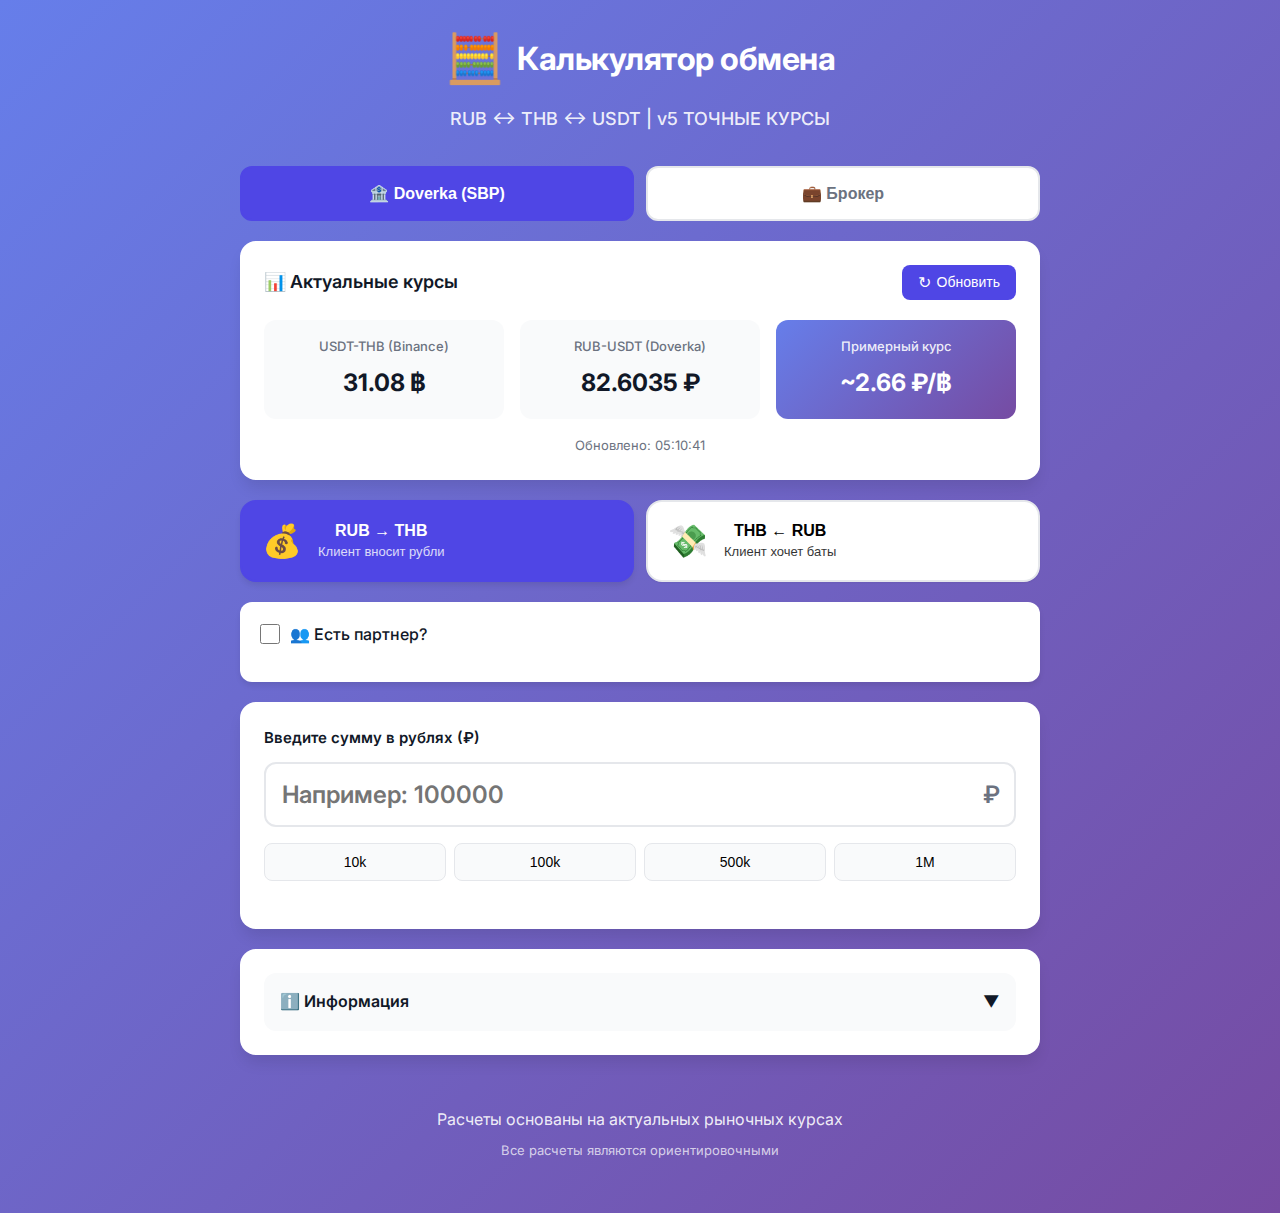
<file: index.html>
<!DOCTYPE html>
<html lang="ru">
<head>
    <meta charset="UTF-8">
    <meta name="viewport" content="width=device-width, initial-scale=1.0">
    <title>Калькулятор обмена - Doverka & Broker</title>
    <link href="https://fonts.googleapis.com/css2?family=Inter:wght@400;500;600;700&display=swap" rel="stylesheet">
    <link rel="stylesheet" href="styles.css?v=5">
</head>
<body>
    <div class="container">
        <header class="header">
            <div class="logo">
                <span class="logo-icon">🧮</span>
                <h1>Калькулятор обмена</h1>
            </div>
            <div class="subtitle">RUB ↔ THB ↔ USDT | v5 ТОЧНЫЕ КУРСЫ</div>
        </header>

        <!-- Переключатель метода -->
        <div class="method-switcher">
            <button class="method-btn active" data-method="doverka" onclick="switchMethod('doverka')">
                🏦 Doverka (SBP)
            </button>
            <button class="method-btn" data-method="broker" onclick="switchMethod('broker')">
                💼 Брокер
            </button>
        </div>

        <!-- Актуальные курсы -->
        <div class="rates-card" id="ratesCard">
            <div class="rates-header">
                <span class="rates-title">📊 Актуальные курсы</span>
                <button class="refresh-btn" id="refreshBtn" onclick="refreshRates()">
                    <span class="refresh-icon">↻</span> Обновить
                </button>
            </div>
            <div class="rates-grid">
                <div class="rate-item">
                    <div class="rate-label">USDT-THB (Binance)</div>
                    <div class="rate-value" id="usdtThbRate">31.16 ฿</div>
                </div>
                <div class="rate-item">
                    <div class="rate-label" id="rubUsdtLabel">RUB-USDT (Doverka)</div>
                    <div class="rate-value" id="rubUsdtRate">84.23 ₽</div>
                </div>
                <div class="rate-item highlight">
                    <div class="rate-label">Примерный курс</div>
                    <div class="rate-value" id="estimatedRate">~2.79 ₽/฿</div>
                </div>
            </div>
            <div class="rates-updated" id="ratesUpdated">
                Обновлено: <span id="updateTime">загрузка...</span>
            </div>
        </div>

        <!-- Кастомный курс для брокера -->
        <div class="custom-rate-section" id="customRateSection" style="display: none;">
            <label for="customRubUsdt" class="input-label">
                💼 Кастомный курс RUB-USDT (задает менеджер)
            </label>
            <div class="input-wrapper">
                <input 
                    type="text" 
                    id="customRubUsdt" 
                    class="amount-input" 
                    placeholder="80.90"
                    value="80.90"
                    oninput="formatInput(this); updateCustomRate(); calculate()"
                >
                <span class="input-currency">₽</span>
            </div>
            <div class="rate-hint">
                💡 Курс USDT-THB берется от Binance API в реальном времени
            </div>
        </div>

        <!-- Уровень комиссий для брокера -->
        <div class="commission-level-section" id="commissionLevelSection" style="display: none;">
            <label class="input-label">⚙️ Уровень комиссий</label>
            <div class="commission-buttons">
                <button class="commission-btn" data-level="high" onclick="setCommissionLevel('high')">
                    Высокий (5%)
                </button>
                <button class="commission-btn active" data-level="medium" onclick="setCommissionLevel('medium')">
                    Средний (4%)
                </button>
                <button class="commission-btn" data-level="low" onclick="setCommissionLevel('low')">
                    Низкий (3%)
                </button>
            </div>
        </div>

        <!-- Переключатель сценария -->
        <div class="scenario-switcher" id="scenarioSwitcher">
            <!-- Doverka сценарии -->
            <button class="scenario-btn active" data-scenario="rub-to-thb" data-method="doverka" onclick="switchScenario('rub-to-thb')">
                <span class="scenario-icon">💰</span>
                <div>
                    <div class="scenario-title">RUB → THB</div>
                    <div class="scenario-desc">Клиент вносит рубли</div>
                </div>
            </button>
            <button class="scenario-btn" data-scenario="thb-to-rub" data-method="doverka" onclick="switchScenario('thb-to-rub')">
                <span class="scenario-icon">💸</span>
                <div>
                    <div class="scenario-title">THB ← RUB</div>
                    <div class="scenario-desc">Клиент хочет баты</div>
                </div>
            </button>
            
            <!-- Broker сценарии (скрыты по умолчанию) -->
            <button class="scenario-btn" data-scenario="rub-to-thb" data-method="broker" style="display: none;" onclick="switchScenario('rub-to-thb')">
                <span class="scenario-icon">💰</span>
                <div>
                    <div class="scenario-title">RUB → THB</div>
                    <div class="scenario-desc">Через брокера</div>
                </div>
            </button>
            <button class="scenario-btn" data-scenario="thb-to-usdt" data-method="broker" style="display: none;" onclick="switchScenario('thb-to-usdt')">
                <span class="scenario-icon">💎</span>
                <div>
                    <div class="scenario-title">THB → USDT</div>
                    <div class="scenario-desc">Баты в крипту</div>
                </div>
            </button>
            <button class="scenario-btn" data-scenario="usdt-to-thb" data-method="broker" style="display: none;" onclick="switchScenario('usdt-to-thb')">
                <span class="scenario-icon">🔄</span>
                <div>
                    <div class="scenario-title">USDT → THB</div>
                    <div class="scenario-desc">Крипта в баты</div>
                </div>
            </button>
        </div>

        <!-- Переключатель direction (только для broker) -->
        <div class="direction-switcher" id="directionSwitcher" style="display: none;">
            <label class="input-label">🎯 Тип операции</label>
            <div class="direction-buttons">
                <button class="direction-btn active" data-direction="amount" onclick="setDirection('amount')">
                    💰 Вношу сумму
                </button>
                <button class="direction-btn" data-direction="target" onclick="setDirection('target')">
                    🎯 Хочу получить
                </button>
            </div>
        </div>

        <!-- Выбор уровня комиссий (только для broker) -->
        <div class="commission-level-selector" id="commissionLevelSelector" style="display: none;">
            <label class="input-label">📊 Уровень комиссии</label>
            <div class="commission-buttons">
                <button class="commission-btn" data-level="low" onclick="setCommissionLevel('low')">
                    3%
                </button>
                <button class="commission-btn active" data-level="medium" onclick="setCommissionLevel('medium')">
                    4%
                </button>
                <button class="commission-btn" data-level="high" onclick="setCommissionLevel('high')">
                    5%
                </button>
            </div>
        </div>

        <!-- Настройки партнера -->
        <div class="partner-settings">
            <div class="partner-toggle">
                <label class="checkbox-label">
                    <input type="checkbox" id="hasPartner" onchange="togglePartner()">
                    <span class="checkbox-text">👥 Есть партнер?</span>
                </label>
            </div>
            <div class="partner-percent-wrapper" id="partnerPercentWrapper" style="display: none;">
                <label for="partnerPercent" class="input-label">
                    % партнера
                </label>
                <div class="input-wrapper small">
                    <input 
                        type="number" 
                        id="partnerPercent" 
                        class="amount-input" 
                        value="50"
                        min="0"
                        max="100"
                        step="1"
                        placeholder="50"
                        oninput="calculate()"
                    >
                    <span class="input-currency">%</span>
                </div>
            </div>
        </div>

        <!-- Форма расчета -->
        <div class="calculator-card">
            <div class="input-section">
                <label for="amount" class="input-label" id="inputLabel">
                    Введите сумму в рублях (₽)
                </label>
                <div class="input-wrapper">
                    <input 
                        type="text" 
                        id="amount" 
                        class="amount-input" 
                        placeholder="Например: 100000"
                        oninput="formatInput(this); calculate()"
                    >
                    <span class="input-currency" id="inputCurrency">₽</span>
                </div>
                <div class="quick-amounts" id="quickAmounts">
                    <button class="quick-btn" onclick="setAmount(10000)">10k</button>
                    <button class="quick-btn" onclick="setAmount(100000)">100k</button>
                    <button class="quick-btn" onclick="setAmount(500000)">500k</button>
                    <button class="quick-btn" onclick="setAmount(1000000)">1M</button>
                </div>
            </div>

            <!-- Результаты -->
            <div class="results-section" id="resultsSection" style="display: none;">
                <div class="result-main">
                    <div class="result-label" id="resultLabel">Клиент получит:</div>
                    <div class="result-value" id="resultValue">0 ฿</div>
                    <div class="result-rate">
                        Курс: <span id="finalRate">0</span> <span id="rateCurrency">₽/฿</span>
                    </div>
                </div>

                <div class="details-section">
                    <div class="details-header" onclick="toggleDetails()">
                        <span>📋 Детали расчета</span>
                        <span class="toggle-icon" id="toggleIcon">▼</span>
                    </div>
                    <div class="details-content" id="detailsContent">
                        <!-- Детали будут добавлены динамически через JavaScript -->
                    </div>
                </div>
            </div>
        </div>

        <!-- Информация -->
        <div class="info-card">
            <div class="info-header" onclick="toggleInfo()">
                <span>ℹ️ Информация</span>
                <span class="toggle-icon" id="infoToggleIcon">▼</span>
            </div>
            <div class="info-content" id="infoContent">
                <div class="info-note">
                    <strong>Режим Doverka (SBP):</strong> Реальные курсы от API в реальном времени
                </div>
                <div class="info-note">
                    <strong>Режим Broker:</strong> Кастомный курс RUB-USDT + выбор уровня комиссий
                </div>
            </div>
        </div>

        <footer class="footer">
            <p>Расчеты основаны на актуальных рыночных курсах</p>
            <p class="footer-small">Все расчеты являются ориентировочными</p>
        </footer>
    </div>

    <script src="calculator.js?v=14"></script>
    <script>
        // Диагностика загрузки
        console.log('🔍 Проверка функций:');
        console.log('switchMethod:', typeof switchMethod);
        console.log('switchScenario:', typeof switchScenario);
        console.log('setCommissionLevel:', typeof setCommissionLevel);
        console.log('updateCustomRate:', typeof updateCustomRate);
        
        // Тест кнопок при загрузке
        document.addEventListener('DOMContentLoaded', () => {
            console.log('✅ DOM загружен');
            console.log('Кнопки метода:', document.querySelectorAll('.method-btn').length);
            console.log('Кнопки сценариев:', document.querySelectorAll('.scenario-btn').length);
            console.log('Кнопки комиссий:', document.querySelectorAll('.commission-btn').length);
        });
    </script>
</body>
</html>
</file>
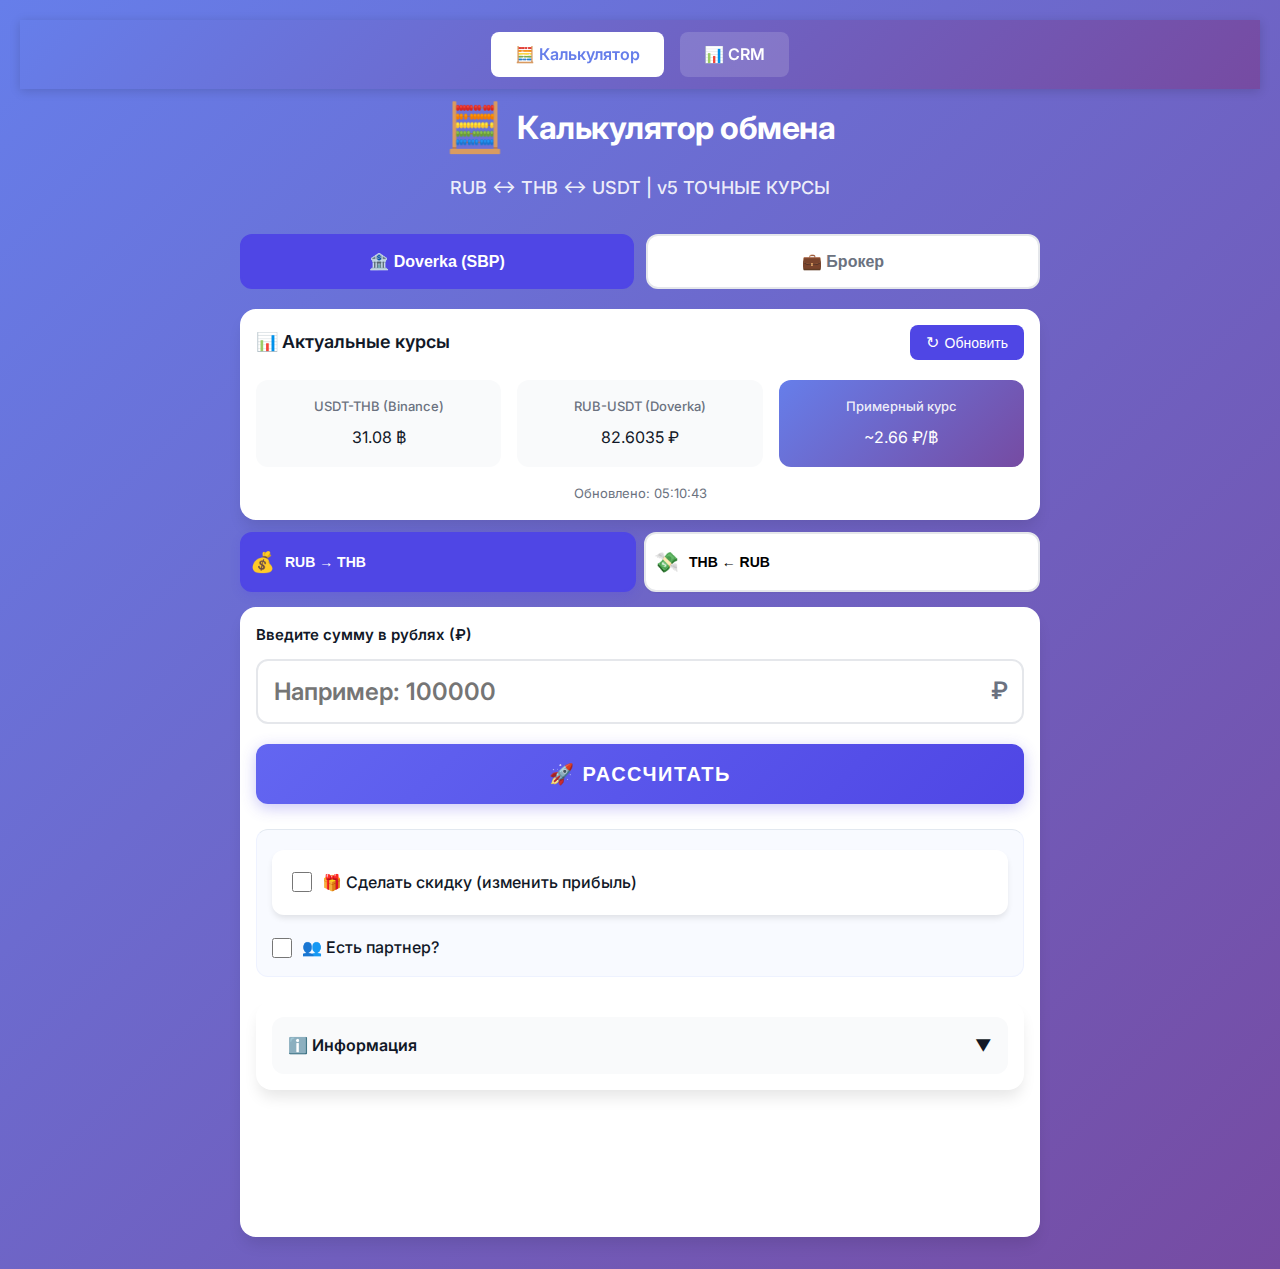
<file: static/calculator/index.html>
<!DOCTYPE html>
<html lang="ru">
<head>
    <meta charset="UTF-8">
    <meta name="viewport" content="width=device-width, initial-scale=1.0">
    <title>Калькулятор обмена - Doverka & Broker</title>
    <link href="https://fonts.googleapis.com/css2?family=Inter:wght@400;500;600;700&display=swap" rel="stylesheet">
    <link rel="stylesheet" href="styles.css?v=10">
    <style>
        .top-nav {
            background: linear-gradient(135deg, #667eea 0%, #764ba2 100%);
            padding: 0.75rem 2rem;
            display: flex;
            align-items: center;
            justify-content: center;
            gap: 1rem;
            position: sticky;
            top: 0;
            z-index: 1000;
            box-shadow: 0 2px 10px rgba(0,0,0,0.15);
        }
        .top-nav a {
            color: white;
            text-decoration: none;
            padding: 0.6rem 1.5rem;
            border-radius: 8px;
            font-weight: 600;
            font-size: 1rem;
            transition: all 0.2s;
            background: rgba(255,255,255,0.15);
        }
        .top-nav a:hover {
            background: rgba(255,255,255,0.3);
        }
        .top-nav a.active {
            background: white;
            color: #667eea;
        }
    </style>
</head>
<body>
    <!-- Global Navigation -->
    <nav class="top-nav">
        <a href="/" class="active">🧮 Калькулятор</a>
        <a href="/crm">📊 CRM</a>
    </nav>

    <div class="container">
        <header class="header">
            <div class="logo">
                <span class="logo-icon">🧮</span>
                <h1>Калькулятор обмена</h1>
            </div>
            <div class="subtitle">RUB ↔ THB ↔ USDT | v5 ТОЧНЫЕ КУРСЫ</div>
        </header>

        <!-- Переключатель метода -->
        <div class="method-switcher">
            <button class="method-btn active" data-method="doverka" onclick="switchMethod('doverka')">
                🏦 Doverka (SBP)
            </button>
            <button class="method-btn" data-method="broker" onclick="switchMethod('broker')">
                💼 Брокер
            </button>
        </div>

        <!-- Кастомный курс (только для брокера) - ПЕРЕНЕСЕНО ВВЕРХ -->
        <div id="customRateSection" class="custom-rate-top" style="display: none;">
            <div class="custom-rate-card">
                <label class="input-label">💼 УСТАНОВИТЬ КУРС БРОКЕРА RUB-USDT</label>
                <div class="input-wrapper">
                    <input type="text" id="customRubUsdt" class="amount-input" value="80.90" oninput="updateCustomRate(); hideResults()">
                    <span class="input-currency">₽</span>
                </div>
            </div>
        </div>

        <!-- Актуальные курсы -->
        <div class="rates-card" id="ratesCard">
            <div class="rates-header">
                <span class="rates-title">📊 Актуальные курсы</span>
                <button class="refresh-btn" id="refreshBtn" onclick="refreshRates()">
                    <span class="refresh-icon">↻</span> Обновить
                </button>
            </div>
            <div class="rates-grid">
                <div class="rate-item">
                    <div class="rate-label">USDT-THB (Binance)</div>
                    <div class="rate-value" id="usdtThbRate">31.16 ฿</div>
                </div>
                <div class="rate-item">
                    <div class="rate-label" id="rubUsdtLabel">RUB-USDT (Doverka)</div>
                    <div class="rate-value" id="rubUsdtRate">84.23 ₽</div>
                </div>
                <div class="rate-item highlight">
                    <div class="rate-label">Примерный курс</div>
                    <div class="rate-value" id="estimatedRate">~2.79 ₽/฿</div>
                </div>
            </div>
            <div class="rates-updated" id="ratesUpdated">
                Обновлено: <span id="updateTime">загрузка...</span>
            </div>
        </div>

        <!-- Сценарии обмена -->
        <div class="scenarios-grid">
            <!-- Doverka сценарии -->
            <button class="scenario-btn active" data-method="doverka" data-scenario="rub-to-thb" onclick="switchScenario('rub-to-thb')">
                <span class="scenario-icon">💰</span>
                <div class="scenario-title">RUB → THB</div>
            </button>
            <button class="scenario-btn" data-method="doverka" data-scenario="thb-to-rub" onclick="switchScenario('thb-to-rub')">
                <span class="scenario-icon">💸</span>
                <div class="scenario-title">THB ← RUB</div>
            </button>

            <!-- Broker сценарии -->
            <button class="scenario-btn" data-method="broker" data-scenario="rub-to-thb" style="display: none;" onclick="switchScenario('rub-to-thb')">
                <span class="scenario-icon">💰</span>
                <div class="scenario-title">RUB → THB</div>
            </button>
            <button class="scenario-btn" data-method="broker" data-scenario="thb-to-usdt" style="display: none;" onclick="switchScenario('thb-to-usdt')">
                <span class="scenario-icon">💎</span>
                <div class="scenario-title">THB → USDT</div>
            </button>
            <button class="scenario-btn" data-method="broker" data-scenario="usdt-to-thb" style="display: none;" onclick="switchScenario('usdt-to-thb')">
                <span class="scenario-icon">🔄</span>
                <div class="scenario-title">USDT → THB</div>
            </button>
            <button class="scenario-btn" data-method="broker" data-scenario="rub-to-usdt" style="display: none;" onclick="switchScenario('rub-to-usdt')">
                <span class="scenario-icon">💵</span>
                <div class="scenario-title">RUB → USDT</div>
            </button>
        </div>

        <!-- Форма расчета -->
        <div class="calculator-card">
            <div class="input-section">
                <!-- Тип операции (показывается только для Брокера) -->
                <div class="direction-switcher" id="directionSwitcher" style="display: none; margin-bottom: 20px;">
                    <div class="direction-header">🎯 Тип операции</div>
                    <div class="direction-buttons">
                        <button class="direction-btn active" data-direction="amount" onclick="setDirection('amount')">
                            💰 Вношу сумму
                        </button>
                        <button class="direction-btn" data-direction="target" onclick="setDirection('target')">
                            🎯 Хочу получить
                        </button>
                    </div>
                </div>

                <label for="amount" class="input-label" id="inputLabel">
                    Введите сумму в рублях (₽)
                </label>
                <div class="input-wrapper">
                    <input 
                        type="text" 
                        id="amount" 
                        class="amount-input" 
                        placeholder="Например: 100000"
                        oninput="formatInput(this); hideResults()"
                        onkeydown="if(event.key === 'Enter') calculate()"
                    >
                    <span class="input-currency" id="inputCurrency">₽</span>
                </div>

                <div class="calculate-action">
                    <button class="calculate-btn" id="calculateBtn" onclick="calculate()">
                        🚀 РАССЧИТАТЬ
                    </button>
                </div>

                <!-- Блок настроек (Скидки и Партнер) ПОД кнопкой РАССЧИТАТЬ -->
                <div class="calculator-settings" style="margin-top: 25px; border-top: 1px solid #e2e8f0; padding-top: 20px;">
                    <!-- Скидки -->
                    <div id="commissionLevelSection" class="commission-level-section">
                        <div class="discount-header">
                            <label class="checkbox-label">
                                <input type="checkbox" id="applyDiscount" onchange="toggleDiscount()">
                                <span class="checkbox-text">🎁 Сделать скидку (изменить прибыль)</span>
                            </label>
                        </div>
                        
                        <div id="profitMarginWrapper" style="display: none; margin-top: 15px;">
                            <label class="input-label">💰 Желаемая прибыль</label>
                            <div class="commission-buttons profit-steps">
                                <button class="commission-btn" data-profit="1.5" onclick="setProfitMargin(1.5)">1.5%</button>
                                <button class="commission-btn" data-profit="2.0" onclick="setProfitMargin(2.0)">2%</button>
                                <button class="commission-btn" data-profit="2.4" onclick="setProfitMargin(2.4)">2.4%</button>
                                <button class="commission-btn" data-profit="3.0" onclick="setProfitMargin(3.0)">3%</button>
                                <button class="commission-btn" data-profit="3.5" onclick="setProfitMargin(3.5)">3.5%</button>
                                <button class="commission-btn active" data-profit="4.0" onclick="setProfitMargin(4.0)">4%</button>
                                <button class="commission-btn" data-profit="4.5" onclick="setProfitMargin(4.5)">4.5%</button>
                                <button class="commission-btn" data-profit="5.0" onclick="setProfitMargin(5.0)">5%</button>
                            </div>
                        </div>
                    </div>

                    <!-- Партнер -->
                    <div class="partner-section" style="margin-top: 20px;">
                        <label class="checkbox-label">
                            <input type="checkbox" id="hasPartner" onchange="togglePartner()">
                            <span class="checkbox-text">👥 Есть партнер?</span>
                        </label>
                        <div id="partnerPercentWrapper" style="display: none; margin-top: 15px;">
                            <label class="input-label">🤝 % партнера (от прибыли)</label>
                            <div class="input-wrapper small">
                                <input type="text" id="partnerPercent" class="amount-input" value="50" oninput="hideResults()">
                                <span class="input-currency">%</span>
                            </div>
                        </div>
                    </div>
                </div>

                <div class="calculate-action">
            </div>

            <!-- Результаты -->
            <div class="results-section" id="resultsSection" style="display: none;">
                <div class="result-main">
                    <div class="result-label" id="resultLabel">Клиент получит:</div>
                    <div class="result-value" id="resultValue">0 ฿</div>
                    <div class="result-rate">
                        Курс: <span id="finalRate">0</span> <span id="rateCurrency">₽/฿</span>
                    </div>
                </div>

                <!-- Поле для комментария -->
                <div class="comment-section" style="margin-bottom: 20px;">
                    <label class="input-label">💬 Комментарий к платежу (необязательно)</label>
                    <div class="input-wrapper">
                        <input type="text" id="paymentComment" class="amount-input" placeholder="Имя клиента, номер заказа и т.д." style="font-size: 16px; height: 45px;">
                    </div>
                </div>

                <!-- Кнопка создания платежа (только для Doverka) -->
                <div id="paymentActionSection" style="display: none; margin-bottom: 20px;">
                    <button class="calculate-btn" id="createPaymentBtn" onclick="createPayment()" style="background: linear-gradient(135deg, #4F46E5 0%, #3730A3 100%);">
                        💳 СОЗДАТЬ ПЛАТЕЖ
                    </button>
                    <div id="paymentResult" style="margin-top: 15px; display: none;">
                        <div class="info-note" style="background: #F0FDF4; border: 1px solid #BBF7D0; color: #166534; display: flex; align-items: flex-start; gap: 12px;">
                            <div style="flex: 1;">
                                <strong>✅ Ссылка на оплату создана:</strong><br>
                                <a id="paymentLink" href="#" target="_blank" style="word-break: break-all; color: #4F46E5; font-weight: 600; text-decoration: underline;"></a>
                            </div>
                            <button onclick="copyPaymentLink()" class="refresh-btn" style="background: #10B981; padding: 6px 12px; font-size: 12px; margin-top: 4px;">
                                📋 Копировать
                            </button>
                        </div>
                    </div>
                </div>

                <div class="details-section">
                    <div class="details-header" onclick="toggleDetails()">
                        <span>📋 Детали расчета</span>
                        <span class="toggle-icon" id="toggleIcon">▼</span>
                    </div>
                    <div class="details-content" id="detailsContent">
                        <!-- Детали будут добавлены динамически через JavaScript -->
                    </div>
                </div>
            </div>
        </div>

        <!-- Информация -->
        <div class="info-card">
            <div class="info-header" onclick="toggleInfo()">
                <span>ℹ️ Информация</span>
                <span class="toggle-icon" id="infoToggleIcon">▼</span>
            </div>
            <div class="info-content" id="infoContent">
                <div class="info-note">
                    <strong>Режим Doverka (SBP):</strong> Реальные курсы от API в реальном времени
                </div>
                <div class="info-note">
                    <strong>Режим Broker:</strong> Кастомный курс RUB-USDT + выбор уровня комиссий
                </div>
            </div>
        </div>

        <footer class="footer">
            <p>Расчеты основаны на актуальных рыночных курсах</p>
            <p class="footer-small">Все расчеты являются ориентировочными</p>
        </footer>
    </div>

    <script src="calculator.js?v=20"></script>
    <script>
        // Диагностика загрузки
        console.log('🔍 Проверка функций:');
        console.log('switchMethod:', typeof switchMethod);
        console.log('switchScenario:', typeof switchScenario);
        console.log('setCommissionLevel:', typeof setCommissionLevel);
        console.log('updateCustomRate:', typeof updateCustomRate);
        
        // Тест кнопок при загрузке
        document.addEventListener('DOMContentLoaded', () => {
            console.log('✅ DOM загружен');
            console.log('Кнопки метода:', document.querySelectorAll('.method-btn').length);
            console.log('Кнопки сценариев:', document.querySelectorAll('.scenario-btn').length);
            console.log('Кнопки комиссий:', document.querySelectorAll('.commission-btn').length);
        });
    </script>
</body>
</html>
</file>
<file: styles.css>
:root {
    --primary-color: #4F46E5;
    --primary-hover: #4338CA;
    --success-color: #10B981;
    --warning-color: #F59E0B;
    --danger-color: #EF4444;
    --bg-color: #F9FAFB;
    --card-bg: #FFFFFF;
    --text-primary: #111827;
    --text-secondary: #6B7280;
    --border-color: #E5E7EB;
    --shadow-sm: 0 1px 2px 0 rgba(0, 0, 0, 0.05);
    --shadow-md: 0 4px 6px -1px rgba(0, 0, 0, 0.1);
    --shadow-lg: 0 10px 15px -3px rgba(0, 0, 0, 0.1);
    --radius-sm: 8px;
    --radius-md: 12px;
    --radius-lg: 16px;
}

* {
    margin: 0;
    padding: 0;
    box-sizing: border-box;
}

body {
    font-family: 'Inter', -apple-system, BlinkMacSystemFont, 'Segoe UI', sans-serif;
    background: linear-gradient(135deg, #667eea 0%, #764ba2 100%);
    color: var(--text-primary);
    min-height: 100vh;
    padding: 20px;
    line-height: 1.6;
}

.container {
    max-width: 800px;
    margin: 0 auto;
}

/* Header */
.header {
    text-align: center;
    margin-bottom: 32px;
}

.logo {
    display: flex;
    align-items: center;
    justify-content: center;
    gap: 12px;
    margin-bottom: 8px;
}

.logo-icon {
    font-size: 48px;
}

.header h1 {
    color: white;
    font-size: 32px;
    font-weight: 700;
    letter-spacing: -0.5px;
}

.subtitle {
    color: rgba(255, 255, 255, 0.9);
    font-size: 18px;
    font-weight: 500;
}

/* Cards */
.rates-card,
.calculator-card,
.info-card {
    background: var(--card-bg);
    border-radius: var(--radius-lg);
    padding: 24px;
    margin-bottom: 20px;
    box-shadow: var(--shadow-lg);
}

/* Rates Card */
.rates-header {
    display: flex;
    justify-content: space-between;
    align-items: center;
    margin-bottom: 20px;
}

.rates-title {
    font-size: 18px;
    font-weight: 600;
    color: var(--text-primary);
}

.refresh-btn {
    background: var(--primary-color);
    color: white;
    border: none;
    padding: 8px 16px;
    border-radius: var(--radius-sm);
    font-size: 14px;
    font-weight: 500;
    cursor: pointer;
    display: flex;
    align-items: center;
    gap: 6px;
    transition: all 0.2s;
}

.refresh-btn:hover {
    background: var(--primary-hover);
    transform: translateY(-1px);
}

.refresh-btn:active {
    transform: translateY(0);
}

.refresh-icon {
    font-size: 16px;
    display: inline-block;
    transition: transform 0.3s;
}

.refresh-btn:hover .refresh-icon {
    transform: rotate(180deg);
}

.rates-grid {
    display: grid;
    grid-template-columns: repeat(auto-fit, minmax(200px, 1fr));
    gap: 16px;
    margin-bottom: 16px;
}

.rate-item {
    padding: 16px;
    background: var(--bg-color);
    border-radius: var(--radius-md);
    text-align: center;
}

.rate-item.highlight {
    background: linear-gradient(135deg, #667eea 0%, #764ba2 100%);
    color: white;
}

.rate-label {
    font-size: 13px;
    color: var(--text-secondary);
    margin-bottom: 8px;
    font-weight: 500;
}

.rate-item.highlight .rate-label {
    color: rgba(255, 255, 255, 0.9);
}

.rate-value {
    font-size: 24px;
    font-weight: 700;
    color: var(--text-primary);
}

.rate-item.highlight .rate-value {
    color: white;
}

.rates-updated {
    text-align: center;
    font-size: 13px;
    color: var(--text-secondary);
}

/* Scenario Switcher */
.scenario-switcher {
    display: grid;
    grid-template-columns: 1fr 1fr;
    gap: 12px;
    margin-bottom: 20px;
}

.scenario-btn {
    background: var(--card-bg);
    border: 2px solid var(--border-color);
    padding: 20px;
    border-radius: var(--radius-lg);
    cursor: pointer;
    display: flex;
    align-items: center;
    gap: 16px;
    transition: all 0.2s;
    box-shadow: var(--shadow-sm);
}

.scenario-btn:hover {
    transform: translateY(-2px);
    box-shadow: var(--shadow-md);
    border-color: var(--primary-color);
}

.scenario-btn.active {
    background: var(--primary-color);
    border-color: var(--primary-color);
    color: white;
    box-shadow: var(--shadow-md);
}

.scenario-icon {
    font-size: 32px;
}

.scenario-title {
    font-size: 16px;
    font-weight: 600;
    margin-bottom: 4px;
}

.scenario-desc {
    font-size: 13px;
    opacity: 0.8;
}

/* Calculator Form */
.input-section {
    margin-bottom: 24px;
}

.input-label {
    display: block;
    font-size: 15px;
    font-weight: 600;
    color: var(--text-primary);
    margin-bottom: 12px;
}

.input-wrapper {
    position: relative;
    margin-bottom: 16px;
}

.amount-input {
    width: 100%;
    padding: 16px 48px 16px 16px;
    font-size: 24px;
    font-weight: 600;
    border: 2px solid var(--border-color);
    border-radius: var(--radius-md);
    outline: none;
    transition: all 0.2s;
    font-family: 'Inter', sans-serif;
}

.amount-input:focus {
    border-color: var(--primary-color);
    box-shadow: 0 0 0 3px rgba(79, 70, 229, 0.1);
}

.input-currency {
    position: absolute;
    right: 16px;
    top: 50%;
    transform: translateY(-50%);
    font-size: 24px;
    font-weight: 600;
    color: var(--text-secondary);
    pointer-events: none;
}

.quick-amounts {
    display: flex;
    gap: 8px;
}

.quick-btn {
    flex: 1;
    padding: 10px;
    background: var(--bg-color);
    border: 1px solid var(--border-color);
    border-radius: var(--radius-sm);
    font-size: 14px;
    font-weight: 500;
    cursor: pointer;
    transition: all 0.2s;
}

.quick-btn:hover {
    background: var(--primary-color);
    color: white;
    border-color: var(--primary-color);
}

/* Results */
.results-section {
    border-top: 2px solid var(--border-color);
    padding-top: 24px;
    animation: fadeIn 0.3s ease-in;
}

@keyframes fadeIn {
    from {
        opacity: 0;
        transform: translateY(-10px);
    }
    to {
        opacity: 1;
        transform: translateY(0);
    }
}

.result-main {
    background: linear-gradient(135deg, #667eea 0%, #764ba2 100%);
    padding: 32px;
    border-radius: var(--radius-md);
    text-align: center;
    color: white;
    margin-bottom: 20px;
}

.result-label {
    font-size: 14px;
    opacity: 0.9;
    margin-bottom: 8px;
    font-weight: 500;
}

.result-value {
    font-size: 48px;
    font-weight: 700;
    margin-bottom: 8px;
    letter-spacing: -1px;
}

.result-rate {
    font-size: 18px;
    opacity: 0.95;
}

/* Details */
.details-section {
    border: 1px solid var(--border-color);
    border-radius: var(--radius-md);
    overflow: hidden;
}

.details-header {
    padding: 16px;
    background: var(--bg-color);
    cursor: pointer;
    display: flex;
    justify-content: space-between;
    align-items: center;
    font-weight: 600;
    user-select: none;
    transition: background 0.2s;
}

.details-header:hover {
    background: #F3F4F6;
}

.toggle-icon {
    transition: transform 0.3s;
}

.toggle-icon.rotated {
    transform: rotate(180deg);
}

.details-content {
    padding: 16px;
    display: none;
}

.details-content.open {
    display: block;
}

.detail-row {
    display: flex;
    justify-content: space-between;
    padding: 12px 0;
    border-bottom: 1px solid var(--border-color);
}

.detail-row:last-child {
    border-bottom: none;
}

.detail-row.highlight {
    background: #FEF3C7;
    margin: 0 -16px;
    padding: 12px 16px;
    border-bottom: none;
}

.detail-label {
    color: var(--text-secondary);
    font-size: 14px;
}

.detail-value {
    font-weight: 600;
    font-size: 14px;
}

/* Info Card */
.info-header {
    padding: 16px;
    background: var(--bg-color);
    cursor: pointer;
    display: flex;
    justify-content: space-between;
    align-items: center;
    font-weight: 600;
    border-radius: var(--radius-md);
    user-select: none;
    transition: background 0.2s;
}

.info-header:hover {
    background: #F3F4F6;
}

.info-content {
    padding: 20px 0 0 0;
    display: none;
}

.info-content.open {
    display: block;
}

.info-grid {
    display: grid;
    gap: 16px;
    margin-bottom: 16px;
}

.info-level {
    padding: 16px;
    background: var(--bg-color);
    border-radius: var(--radius-md);
    border-left: 4px solid var(--primary-color);
}

.info-level-title {
    font-weight: 600;
    margin-bottom: 8px;
    color: var(--text-primary);
}

.info-level-detail {
    font-size: 14px;
    color: var(--text-secondary);
    margin-bottom: 4px;
}

.info-note {
    padding: 16px;
    background: #EFF6FF;
    border-radius: var(--radius-md);
    font-size: 14px;
    color: #1E40AF;
}

/* Footer */
.footer {
    text-align: center;
    padding: 32px 0;
    color: rgba(255, 255, 255, 0.9);
}

.footer-small {
    font-size: 13px;
    opacity: 0.8;
    margin-top: 8px;
}

/* Mobile Responsive */
@media (max-width: 640px) {
    body {
        padding: 12px;
    }

    .header h1 {
        font-size: 24px;
    }

    .subtitle {
        font-size: 16px;
    }

    .rates-card,
    .calculator-card,
    .info-card {
        padding: 16px;
    }

    .rates-grid {
        grid-template-columns: 1fr;
    }

    .scenario-switcher {
        grid-template-columns: 1fr;
    }

    .result-value {
        font-size: 36px;
    }

    .amount-input {
        font-size: 20px;
        padding: 14px 40px 14px 14px;
    }

    .input-currency {
        font-size: 20px;
    }
}

/* Loading Animation */
.loading {
    opacity: 0.6;
    pointer-events: none;
}

@keyframes spin {
    to {
        transform: rotate(360deg);
    }
}

.loading .refresh-icon {
    animation: spin 1s linear infinite;
}

/* Method Switcher (Doverka / Broker) */
.method-switcher {
    display: flex;
    gap: 12px;
    margin-bottom: 20px;
}

.method-btn {
    flex: 1;
    padding: 16px 24px;
    background: var(--card-bg);
    border: 2px solid var(--border-color);
    border-radius: var(--radius-md);
    font-size: 16px;
    font-weight: 600;
    color: var(--text-secondary);
    cursor: pointer;
    transition: all 0.2s ease;
}

.method-btn:hover {
    border-color: var(--primary-color);
    transform: translateY(-2px);
    box-shadow: var(--shadow-md);
}

.method-btn.active {
    background: var(--primary-color);
    color: white;
    border-color: var(--primary-color);
}

/* Custom Rate Section (для Broker) */
.custom-rate-section {
    background: var(--card-bg);
    padding: 20px;
    border-radius: var(--radius-md);
    box-shadow: var(--shadow-md);
    margin-bottom: 20px;
}

.custom-rate-section .input-label {
    display: block;
    font-size: 14px;
    font-weight: 600;
    color: var(--text-primary);
    margin-bottom: 12px;
}

/* Commission Level Section */
.commission-level-section {
    background: var(--card-bg);
    padding: 20px;
    border-radius: var(--radius-md);
    box-shadow: var(--shadow-md);
    margin-bottom: 20px;
}

.commission-buttons {
    display: grid;
    grid-template-columns: repeat(3, 1fr);
    gap: 12px;
    margin-top: 12px;
}

.commission-btn {
    padding: 12px 16px;
    background: var(--bg-color);
    border: 2px solid var(--border-color);
    border-radius: var(--radius-sm);
    font-size: 14px;
    font-weight: 500;
    color: var(--text-secondary);
    cursor: pointer;
    transition: all 0.2s ease;
}

.commission-btn:hover {
    border-color: var(--primary-color);
    background: rgba(79, 70, 229, 0.05);
}

.commission-btn.active {
    background: var(--primary-color);
    color: white;
    border-color: var(--primary-color);
}

/* Direction Switcher (целевая/вносимая) */
.direction-switcher {
    background: var(--card-bg);
    padding: 20px;
    border-radius: var(--radius-md);
    box-shadow: var(--shadow-md);
    margin-bottom: 20px;
}

.direction-buttons {
    display: grid;
    grid-template-columns: repeat(2, 1fr);
    gap: 12px;
    margin-top: 12px;
}

.direction-btn {
    padding: 14px 20px;
    background: var(--bg-color);
    border: 2px solid var(--border-color);
    border-radius: var(--radius-sm);
    font-size: 15px;
    font-weight: 500;
    color: var(--text-secondary);
    cursor: pointer;
    transition: all 0.2s ease;
}

.direction-btn:hover {
    border-color: var(--primary-color);
    background: rgba(79, 70, 229, 0.05);
    transform: translateY(-1px);
}

.direction-btn.active {
    background: var(--primary-color);
    color: white;
    border-color: var(--primary-color);
}

/* Commission Level Selector */
.commission-level-selector {
    background: var(--card-bg);
    padding: 20px;
    border-radius: var(--radius-md);
    box-shadow: var(--shadow-sm);
    margin-bottom: 16px;
}

.commission-buttons {
    display: grid;
    grid-template-columns: repeat(3, 1fr);
    gap: 10px;
    margin-top: 12px;
}

.commission-btn {
    padding: 12px 16px;
    background: var(--bg-color);
    border: 2px solid var(--border-color);
    border-radius: var(--radius-sm);
    font-size: 14px;
    font-weight: 500;
    cursor: pointer;
    transition: all 0.2s ease;
    text-align: center;
}

.commission-btn:hover {
    border-color: var(--primary-color);
    background: rgba(79, 70, 229, 0.05);
}

.commission-btn.active {
    background: var(--primary-color);
    color: white;
    border-color: var(--primary-color);
}

/* Детальные разделы */
.detail-section {
    margin-bottom: 20px;
    padding: 15px;
    background: var(--bg-color);
    border-radius: var(--radius-sm);
    border: 1px solid var(--border-color);
}

.detail-section h4 {
    font-size: 14px;
    font-weight: 600;
    color: var(--text-primary);
    margin-bottom: 12px;
    display: flex;
    align-items: center;
    gap: 6px;
}

.detail-section .detail-row {
    padding: 8px 0;
    border-bottom: 1px solid var(--border-color);
}

.detail-section .detail-row:last-child {
    border-bottom: none;
}

.detail-value.highlight {
    color: var(--primary-color);
    font-weight: 600;
}

.detail-value.highlight-final {
    color: var(--success-color);
    font-weight: 700;
    font-size: 15px;
}

/* Улучшаем отображение деталей */
.details-content {
    max-height: 0;
    overflow: hidden;
    transition: max-height 0.3s ease;
}

.details-content.open {
    max-height: 2000px;
}

/* Настройки партнера */
.partner-settings {
    background: var(--card-bg);
    border-radius: var(--radius-md);
    padding: 20px;
    box-shadow: var(--shadow-md);
    margin-bottom: 20px;
}

.partner-toggle {
    margin-bottom: 15px;
}

.checkbox-label {
    display: flex;
    align-items: center;
    gap: 10px;
    cursor: pointer;
    font-size: 16px;
    font-weight: 500;
    color: var(--text-primary);
}

.checkbox-label input[type="checkbox"] {
    width: 20px;
    height: 20px;
    cursor: pointer;
    accent-color: var(--primary-color);
}

.checkbox-text {
    user-select: none;
}

.partner-percent-wrapper {
    padding-top: 15px;
    border-top: 1px solid var(--border-color);
    animation: slideDown 0.3s ease;
}

@keyframes slideDown {
    from {
        opacity: 0;
        transform: translateY(-10px);
    }
    to {
        opacity: 1;
        transform: translateY(0);
    }
}

.input-wrapper.small {
    max-width: 200px;
}

/* Стили для секции прибыльности */
.profitability-section {
    background: linear-gradient(135deg, #f0fdf4 0%, #dcfce7 100%);
    border: 2px solid var(--success-color);
}

.profitability-section h4 {
    color: var(--success-color);
}

.profit-value {
    color: var(--success-color);
    font-weight: 700;
    font-size: 16px;
}

.partner-row {
    background: rgba(79, 70, 229, 0.05);
    margin: 8px -15px;
    padding: 8px 15px !important;
    border-radius: var(--radius-sm);
}

.partner-payout {
    color: var(--warning-color);
    font-weight: 600;
}


/* Индикатор уровня комиссий */
.commission-indicator {
    display: flex;
    align-items: center;
    gap: 12px;
    padding: 16px;
    border-radius: var(--radius-md);
    margin-bottom: 20px;
    font-weight: 600;
    border: 2px solid;
    animation: slideIn 0.3s ease;
}

@keyframes slideIn {
    from {
        opacity: 0;
        transform: translateX(-20px);
    }
    to {
        opacity: 1;
        transform: translateX(0);
    }
}

.commission-indicator.level-high {
    background: linear-gradient(135deg, #fef3c7 0%, #fde68a 100%);
    border-color: #f59e0b;
    color: #92400e;
}

.commission-indicator.level-medium {
    background: linear-gradient(135deg, #dbeafe 0%, #bfdbfe 100%);
    border-color: #3b82f6;
    color: #1e40af;
}

.commission-indicator.level-low {
    background: linear-gradient(135deg, #d1fae5 0%, #a7f3d0 100%);
    border-color: #10b981;
    color: #065f46;
}

.indicator-icon {
    font-size: 24px;
}

.indicator-content {
    flex: 1;
}

.indicator-title {
    font-size: 16px;
    font-weight: 700;
    margin-bottom: 2px;
}

.indicator-subtitle {
    font-size: 13px;
    opacity: 0.8;
    font-weight: 500;
}

/* Полная таблица */
.full-table {
    background: linear-gradient(135deg, #f9fafb 0%, #ffffff 100%);
}

.full-table .detail-row {
    padding: 10px 0;
    font-size: 14px;
}

.full-table .detail-label {
    font-weight: 500;
    color: var(--text-secondary);
}
</file>
<file: static/calculator/styles.css>
:root {
    --primary-color: #4F46E5;
    --primary-hover: #4338CA;
    --success-color: #10B981;
    --warning-color: #F59E0B;
    --danger-color: #EF4444;
    --bg-color: #F9FAFB;
    --card-bg: #FFFFFF;
    --text-primary: #111827;
    --text-secondary: #6B7280;
    --border-color: #E5E7EB;
    --shadow-sm: 0 1px 2px 0 rgba(0, 0, 0, 0.05);
    --shadow-md: 0 4px 6px -1px rgba(0, 0, 0, 0.1);
    --shadow-lg: 0 10px 15px -3px rgba(0, 0, 0, 0.1);
    --radius-sm: 8px;
    --radius-md: 12px;
    --radius-lg: 16px;
}

* {
    margin: 0;
    padding: 0;
    box-sizing: border-box;
}

body {
    font-family: 'Inter', -apple-system, BlinkMacSystemFont, 'Segoe UI', sans-serif;
    background: linear-gradient(135deg, #667eea 0%, #764ba2 100%);
    color: var(--text-primary);
    min-height: 100vh;
    padding: 20px;
    line-height: 1.6;
}

.container {
    max-width: 800px;
    margin: 0 auto;
}

/* Header */
.header {
    text-align: center;
    margin-bottom: 32px;
}

.logo {
    display: flex;
    align-items: center;
    justify-content: center;
    gap: 12px;
    margin-bottom: 8px;
}

.logo-icon {
    font-size: 48px;
}

.header h1 {
    color: white;
    font-size: 32px;
    font-weight: 700;
    letter-spacing: -0.5px;
}

.subtitle {
    color: rgba(255, 255, 255, 0.9);
    font-size: 18px;
    font-weight: 500;
}

/* Cards */
.rates-card,
.calculator-card,
.info-card {
    background: var(--card-bg);
    border-radius: var(--radius-lg);
    padding: 24px;
    margin-bottom: 20px;
    box-shadow: var(--shadow-lg);
}

/* Rates Card */
.rates-header {
    display: flex;
    justify-content: space-between;
    align-items: center;
    margin-bottom: 20px;
}

.rates-title {
    font-size: 18px;
    font-weight: 600;
    color: var(--text-primary);
}

.refresh-btn {
    background: var(--primary-color);
    color: white;
    border: none;
    padding: 8px 16px;
    border-radius: var(--radius-sm);
    font-size: 14px;
    font-weight: 500;
    cursor: pointer;
    display: flex;
    align-items: center;
    gap: 6px;
    transition: all 0.2s;
}

.refresh-btn:hover {
    background: var(--primary-hover);
    transform: translateY(-1px);
}

.refresh-btn:active {
    transform: translateY(0);
}

.refresh-icon {
    font-size: 16px;
    display: inline-block;
    transition: transform 0.3s;
}

.refresh-btn:hover .refresh-icon {
    transform: rotate(180deg);
}

.rates-grid {
    display: grid;
    grid-template-columns: repeat(auto-fit, minmax(200px, 1fr));
    gap: 16px;
    margin-bottom: 16px;
}

.rate-item {
    padding: 16px;
    background: var(--bg-color);
    border-radius: var(--radius-md);
    text-align: center;
}

.rate-item.highlight {
    background: linear-gradient(135deg, #667eea 0%, #764ba2 100%);
    color: white;
}

.rate-label {
    font-size: 13px;
    color: var(--text-secondary);
    margin-bottom: 8px;
    font-weight: 500;
}

.rate-item.highlight .rate-label {
    color: rgba(255, 255, 255, 0.9);
}

.rate-value.rate-error {
    color: #ef4444;
    font-weight: 800;
}

.rate-info-pending {
    color: #94a3b8;
    font-style: italic;
    font-weight: 400;
}

.calculate-btn:disabled {
    background: #94a3b8;
    cursor: not-allowed;
    transform: none !important;
    box-shadow: none !important;
}

.rate-item.highlight .rate-value {
    color: white;
}

.rates-updated {
    text-align: center;
    font-size: 13px;
    color: var(--text-secondary);
}

/* Scenario Grid */
.scenarios-grid {
    display: grid;
    grid-template-columns: repeat(2, 1fr);
    gap: 8px;
    margin-bottom: 15px;
}

.scenario-btn {
    background: var(--card-bg);
    border: 2px solid var(--border-color);
    padding: 12px 8px;
    border-radius: var(--radius-md);
    cursor: pointer;
    display: flex;
    flex-direction: row; /* Изменил на ряд для компактности */
    align-items: center;
    justify-content: flex-start;
    text-align: left;
    gap: 10px;
    transition: all 0.2s ease;
    box-shadow: var(--shadow-sm);
    min-height: 60px; /* Сильно уменьшил высоту */
}

.scenario-btn:hover {
    transform: translateY(-2px);
    box-shadow: var(--shadow-md);
    border-color: var(--primary-color);
}

.scenario-btn.active {
    background: var(--primary-color);
    border-color: var(--primary-color);
    color: white;
    box-shadow: 0 4px 10px rgba(79, 70, 229, 0.2);
}

.scenario-icon {
    font-size: 20px; /* Уменьшил иконку */
    margin-bottom: 0;
}

.scenario-content {
    display: flex;
    flex-direction: column;
}

.scenario-title {
    font-size: 14px; /* Уменьшил шрифт */
    font-weight: 700;
    margin-bottom: 0;
}

.scenario-desc {
    font-size: 11px; /* Уменьшил описание */
    opacity: 0.8;
    line-height: 1;
}

/* Более компактные карточки */
.rates-card,
.calculator-card,
.info-card {
    padding: 16px; /* Уменьшил отступы с 24px */
    margin-bottom: 12px;
}

.calculator-settings {
    padding: 10px;
    margin-top: 15px;
    margin-bottom: 15px;
}

/* Calculator Form */
.input-section {
    margin-bottom: 24px;
}

.input-label {
    display: block;
    font-size: 15px;
    font-weight: 600;
    color: var(--text-primary);
    margin-bottom: 12px;
}

.input-wrapper {
    position: relative;
    margin-bottom: 16px;
}

.amount-input {
    width: 100%;
    padding: 16px 48px 16px 16px;
    font-size: 24px;
    font-weight: 600;
    border: 2px solid var(--border-color);
    border-radius: var(--radius-md);
    outline: none;
    transition: all 0.2s;
    font-family: 'Inter', sans-serif;
}

.amount-input:focus {
    border-color: var(--primary-color);
    box-shadow: 0 0 0 3px rgba(79, 70, 229, 0.1);
}

.input-currency {
    position: absolute;
    right: 16px;
    top: 50%;
    transform: translateY(-50%);
    font-size: 24px;
    font-weight: 600;
    color: var(--text-secondary);
    pointer-events: none;
}

.quick-amounts {
    display: flex;
    gap: 8px;
}

.calculate-action {
    margin: 20px 0;
    text-align: center;
}

.calculate-btn {
    width: 100%;
    padding: 16px;
    background: linear-gradient(135deg, #10B981 0%, #059669 100%);
    color: white;
    border: none;
    border-radius: var(--radius-md);
    font-size: 18px;
    font-weight: 700;
    cursor: pointer;
    transition: all 0.2s;
    box-shadow: 0 4px 6px rgba(16, 185, 129, 0.2);
    display: flex;
    align-items: center;
    justify-content: center;
    gap: 10px;
}

.calculate-btn:hover {
    transform: translateY(-2px);
    box-shadow: 0 6px 12px rgba(16, 185, 129, 0.3);
    background: linear-gradient(135deg, #059669 0%, #047857 100%);
}

.calculate-btn:active {
    transform: translateY(0);
}

.quick-btn {
    flex: 1;
    padding: 10px;
    background: var(--bg-color);
    border: 1px solid var(--border-color);
    border-radius: var(--radius-sm);
    font-size: 14px;
    font-weight: 500;
    cursor: pointer;
    transition: all 0.2s;
}

.quick-btn:hover {
    background: var(--primary-color);
    color: white;
    border-color: var(--primary-color);
}

/* Results */
.results-section {
    border-top: 2px solid var(--border-color);
    padding-top: 24px;
    animation: fadeIn 0.3s ease-in;
}

@keyframes fadeIn {
    from {
        opacity: 0;
        transform: translateY(-10px);
    }
    to {
        opacity: 1;
        transform: translateY(0);
    }
}

.result-main {
    background: linear-gradient(135deg, #667eea 0%, #764ba2 100%);
    padding: 32px;
    border-radius: var(--radius-md);
    text-align: center;
    color: white;
    margin-bottom: 20px;
}

.result-label {
    font-size: 14px;
    opacity: 0.9;
    margin-bottom: 8px;
    font-weight: 500;
}

.result-value {
    font-size: 48px;
    font-weight: 700;
    margin-bottom: 8px;
    letter-spacing: -1px;
}

.result-rate {
    font-size: 18px;
    opacity: 0.95;
}

/* Details */
.details-section {
    border: 1px solid var(--border-color);
    border-radius: var(--radius-md);
    overflow: hidden;
}

.details-header {
    padding: 16px;
    background: var(--bg-color);
    cursor: pointer;
    display: flex;
    justify-content: space-between;
    align-items: center;
    font-weight: 600;
    user-select: none;
    transition: background 0.2s;
}

.details-header:hover {
    background: #F3F4F6;
}

.toggle-icon {
    transition: transform 0.3s;
}

.toggle-icon.rotated {
    transform: rotate(180deg);
}

.details-content {
    padding: 16px;
    display: none;
}

.details-content.open {
    display: block;
}

.detail-row {
    display: flex;
    justify-content: space-between;
    padding: 12px 0;
    border-bottom: 1px solid var(--border-color);
}

.detail-row:last-child {
    border-bottom: none;
}

.detail-row.highlight {
    background: #FEF3C7;
    margin: 0 -16px;
    padding: 12px 16px;
    border-bottom: none;
}

.detail-label {
    color: var(--text-secondary);
    font-size: 14px;
}

.detail-value {
    font-weight: 600;
    font-size: 14px;
}

/* Info Card */
.info-header {
    padding: 16px;
    background: var(--bg-color);
    cursor: pointer;
    display: flex;
    justify-content: space-between;
    align-items: center;
    font-weight: 600;
    border-radius: var(--radius-md);
    user-select: none;
    transition: background 0.2s;
}

.info-header:hover {
    background: #F3F4F6;
}

.info-content {
    padding: 20px 0 0 0;
    display: none;
}

.info-content.open {
    display: block;
}

.info-grid {
    display: grid;
    gap: 16px;
    margin-bottom: 16px;
}

.info-level {
    padding: 16px;
    background: var(--bg-color);
    border-radius: var(--radius-md);
    border-left: 4px solid var(--primary-color);
}

.info-level-title {
    font-weight: 600;
    margin-bottom: 8px;
    color: var(--text-primary);
}

.info-level-detail {
    font-size: 14px;
    color: var(--text-secondary);
    margin-bottom: 4px;
}

.info-note {
    padding: 16px;
    background: #EFF6FF;
    border-radius: var(--radius-md);
    font-size: 14px;
    color: #1E40AF;
}

/* Footer */
.footer {
    text-align: center;
    padding: 32px 0;
    color: rgba(255, 255, 255, 0.9);
}

.footer-small {
    font-size: 13px;
    opacity: 0.8;
    margin-top: 8px;
}

/* Mobile Responsive */
@media (max-width: 640px) {
    body {
        padding: 12px;
    }

    .header h1 {
        font-size: 24px;
    }

    .subtitle {
        font-size: 16px;
    }

    .rates-card,
    .calculator-card,
    .info-card {
        padding: 16px;
    }

    .rates-grid {
        grid-template-columns: 1fr;
    }

    .scenarios-grid {
        grid-template-columns: 1fr;
    }

    .result-value {
        font-size: 36px;
    }

    .amount-input {
        font-size: 20px;
        padding: 14px 40px 14px 14px;
    }

    .input-currency {
        font-size: 20px;
    }
}

/* Custom Rate Top (Broker) */
.custom-rate-top {
    margin-bottom: 20px;
    animation: slideDown 0.3s ease;
}

.custom-rate-card {
    background: #fff;
    border: 3px solid #4F46E5;
    border-radius: var(--radius-lg);
    padding: 24px;
    box-shadow: var(--shadow-lg);
}

.custom-rate-card .input-label {
    color: #4F46E5;
    font-size: 16px;
    font-weight: 800;
    text-align: center;
    margin-bottom: 15px;
    text-transform: uppercase;
    letter-spacing: 1px;
}

.custom-rate-card .amount-input {
    border-color: #4F46E5;
    color: #4F46E5;
    text-align: center;
}

@keyframes spin {
    to {
        transform: rotate(360deg);
    }
}

.loading .refresh-icon {
    animation: spin 1s linear infinite;
}

/* Method Switcher (Doverka / Broker) */
.method-switcher {
    display: flex;
    gap: 12px;
    margin-bottom: 20px;
}

.method-btn {
    flex: 1;
    padding: 16px 24px;
    background: var(--card-bg);
    border: 2px solid var(--border-color);
    border-radius: var(--radius-md);
    font-size: 16px;
    font-weight: 600;
    color: var(--text-secondary);
    cursor: pointer;
    transition: all 0.2s ease;
}

.method-btn:hover {
    border-color: var(--primary-color);
    transform: translateY(-2px);
    box-shadow: var(--shadow-md);
}

.method-btn.active {
    background: var(--primary-color);
    color: white;
    border-color: var(--primary-color);
}

/* Custom Rate Section (для Broker) */
.custom-rate-section {
    background: var(--card-bg);
    padding: 20px;
    border-radius: var(--radius-md);
    box-shadow: var(--shadow-md);
    margin-bottom: 20px;
}

.custom-rate-section .input-label {
    display: block;
    font-size: 14px;
    font-weight: 600;
    color: var(--text-primary);
    margin-bottom: 12px;
}

/* Commission Level Section */
.commission-level-section {
    background: var(--card-bg);
    padding: 20px;
    border-radius: var(--radius-md);
    box-shadow: var(--shadow-md);
    margin-bottom: 20px;
}

.commission-buttons {
    display: grid;
    grid-template-columns: repeat(3, 1fr);
    gap: 12px;
    margin-top: 12px;
}

/* Настройки внутри карты */
.calculator-settings {
    background: #f8faff;
    border-radius: 12px;
    padding: 15px;
    margin-bottom: 20px;
    border: 1px solid #eef2ff;
}

.profit-steps {
    display: grid;
    grid-template-columns: repeat(4, 1fr);
    gap: 8px;
    margin-top: 10px;
}

.commission-btn {
    padding: 10px 5px;
    border: 1px solid #e2e8f0;
    background: white;
    border-radius: 8px;
    cursor: pointer;
    font-size: 14px;
    font-weight: 500;
    transition: all 0.2s;
    color: #64748b;
    text-align: center;
}

.commission-btn:hover {
    border-color: #6366f1;
    color: #6366f1;
}

.commission-btn.active {
    background: #6366f1 !important;
    border-color: #6366f1 !important;
    color: white !important;
    box-shadow: 0 4px 6px -1px rgba(99, 102, 241, 0.2);
}

.calculate-btn {
    width: 100%;
    padding: 18px;
    background: linear-gradient(135deg, #6366f1 0%, #4f46e5 100%);
    color: white;
    border: none;
    border-radius: 12px;
    font-size: 20px;
    font-weight: 800;
    cursor: pointer;
    transition: all 0.3s;
    box-shadow: 0 4px 15px rgba(79, 70, 229, 0.3);
    text-transform: uppercase;
    letter-spacing: 1.5px;
    display: flex;
    align-items: center;
    justify-content: center;
    gap: 10px;
}

.calculate-btn:hover {
    transform: translateY(-2px);
    box-shadow: 0 10px 20px rgba(79, 70, 229, 0.4);
    background: linear-gradient(135deg, #4f46e5 0%, #4338ca 100%);
}

.calculate-btn:active {
    transform: translateY(0);
}

/* Direction Switcher (целевая/вносимая) */
.direction-switcher {
    background: var(--card-bg);
    padding: 20px;
    border-radius: var(--radius-md);
    box-shadow: var(--shadow-md);
    margin-bottom: 20px;
}

.direction-buttons {
    display: grid;
    grid-template-columns: repeat(2, 1fr);
    gap: 12px;
    margin-top: 12px;
}

.direction-btn {
    padding: 14px 20px;
    background: var(--bg-color);
    border: 2px solid var(--border-color);
    border-radius: var(--radius-sm);
    font-size: 15px;
    font-weight: 500;
    color: var(--text-secondary);
    cursor: pointer;
    transition: all 0.2s ease;
}

.direction-btn:hover {
    border-color: var(--primary-color);
    background: rgba(79, 70, 229, 0.05);
    transform: translateY(-1px);
}

.direction-btn.active {
    background: var(--primary-color);
    color: white;
    border-color: var(--primary-color);
}

/* Commission Level Selector */
.commission-level-selector {
    background: var(--card-bg);
    padding: 20px;
    border-radius: var(--radius-md);
    box-shadow: var(--shadow-sm);
    margin-bottom: 16px;
}

.commission-buttons {
    display: grid;
    grid-template-columns: repeat(3, 1fr);
    gap: 10px;
    margin-top: 12px;
}

.commission-btn {
    padding: 12px 16px;
    background: var(--bg-color);
    border: 2px solid var(--border-color);
    border-radius: var(--radius-sm);
    font-size: 14px;
    font-weight: 500;
    cursor: pointer;
    transition: all 0.2s ease;
    text-align: center;
}

.commission-btn:hover {
    border-color: var(--primary-color);
    background: rgba(79, 70, 229, 0.05);
}

.commission-btn.active {
    background: var(--primary-color);
    color: white;
    border-color: var(--primary-color);
}

/* Детальные разделы */
.detail-section {
    margin-bottom: 20px;
    padding: 15px;
    background: var(--bg-color);
    border-radius: var(--radius-sm);
    border: 1px solid var(--border-color);
}

.detail-section h4 {
    font-size: 14px;
    font-weight: 600;
    color: var(--text-primary);
    margin-bottom: 12px;
    display: flex;
    align-items: center;
    gap: 6px;
}

.detail-section .detail-row {
    padding: 8px 0;
    border-bottom: 1px solid var(--border-color);
}

.detail-section .detail-row:last-child {
    border-bottom: none;
}

.detail-value.highlight {
    color: var(--primary-color);
    font-weight: 600;
}

.detail-value.highlight-final {
    color: var(--success-color);
    font-weight: 700;
    font-size: 15px;
}

/* Улучшаем отображение деталей */
.details-content {
    max-height: 0;
    overflow: hidden;
    transition: max-height 0.3s ease;
}

.details-content.open {
    max-height: 2000px;
}

/* Настройки партнера */
.partner-settings {
    background: var(--card-bg);
    border-radius: var(--radius-md);
    padding: 20px;
    box-shadow: var(--shadow-md);
    margin-bottom: 20px;
}

.partner-toggle {
    margin-bottom: 15px;
}

.checkbox-label {
    display: flex;
    align-items: center;
    gap: 10px;
    cursor: pointer;
    font-size: 16px;
    font-weight: 500;
    color: var(--text-primary);
}

.checkbox-label input[type="checkbox"] {
    width: 20px;
    height: 20px;
    cursor: pointer;
    accent-color: var(--primary-color);
}

.checkbox-text {
    user-select: none;
}

.partner-percent-wrapper {
    padding-top: 15px;
    border-top: 1px solid var(--border-color);
    animation: slideDown 0.3s ease;
}

@keyframes slideDown {
    from {
        opacity: 0;
        transform: translateY(-10px);
    }
    to {
        opacity: 1;
        transform: translateY(0);
    }
}

.input-wrapper.small {
    max-width: 200px;
}

/* Стили для секции прибыльности */
.profitability-section {
    background: linear-gradient(135deg, #f0fdf4 0%, #dcfce7 100%);
    border: 2px solid var(--success-color);
}

.profitability-section h4 {
    color: var(--success-color);
}

.profit-value {
    color: var(--success-color);
    font-weight: 700;
    font-size: 16px;
}

.partner-row {
    background: rgba(79, 70, 229, 0.05);
    margin: 8px -15px;
    padding: 8px 15px !important;
    border-radius: var(--radius-sm);
}

.partner-payout {
    color: var(--warning-color);
    font-weight: 600;
}


/* Индикатор уровня комиссий */
.commission-indicator {
    display: flex;
    align-items: center;
    gap: 12px;
    padding: 16px;
    border-radius: var(--radius-md);
    margin-bottom: 20px;
    font-weight: 600;
    border: 2px solid;
    animation: slideIn 0.3s ease;
}

@keyframes slideIn {
    from {
        opacity: 0;
        transform: translateX(-20px);
    }
    to {
        opacity: 1;
        transform: translateX(0);
    }
}

.commission-indicator.level-high {
    background: linear-gradient(135deg, #fef3c7 0%, #fde68a 100%);
    border-color: #f59e0b;
    color: #92400e;
}

.commission-indicator.level-medium {
    background: linear-gradient(135deg, #dbeafe 0%, #bfdbfe 100%);
    border-color: #3b82f6;
    color: #1e40af;
}

.commission-indicator.level-low {
    background: linear-gradient(135deg, #d1fae5 0%, #a7f3d0 100%);
    border-color: #10b981;
    color: #065f46;
}

.indicator-icon {
    font-size: 24px;
}

.indicator-content {
    flex: 1;
}

.indicator-title {
    font-size: 16px;
    font-weight: 700;
    margin-bottom: 2px;
}

.indicator-subtitle {
    font-size: 13px;
    opacity: 0.8;
    font-weight: 500;
}

/* Полная таблица */
.full-table {
    background: linear-gradient(135deg, #f9fafb 0%, #ffffff 100%);
}

.full-table .detail-row {
    padding: 10px 0;
    font-size: 14px;
}

.full-table .detail-label {
    font-weight: 500;
    color: var(--text-secondary);
}
</file>
